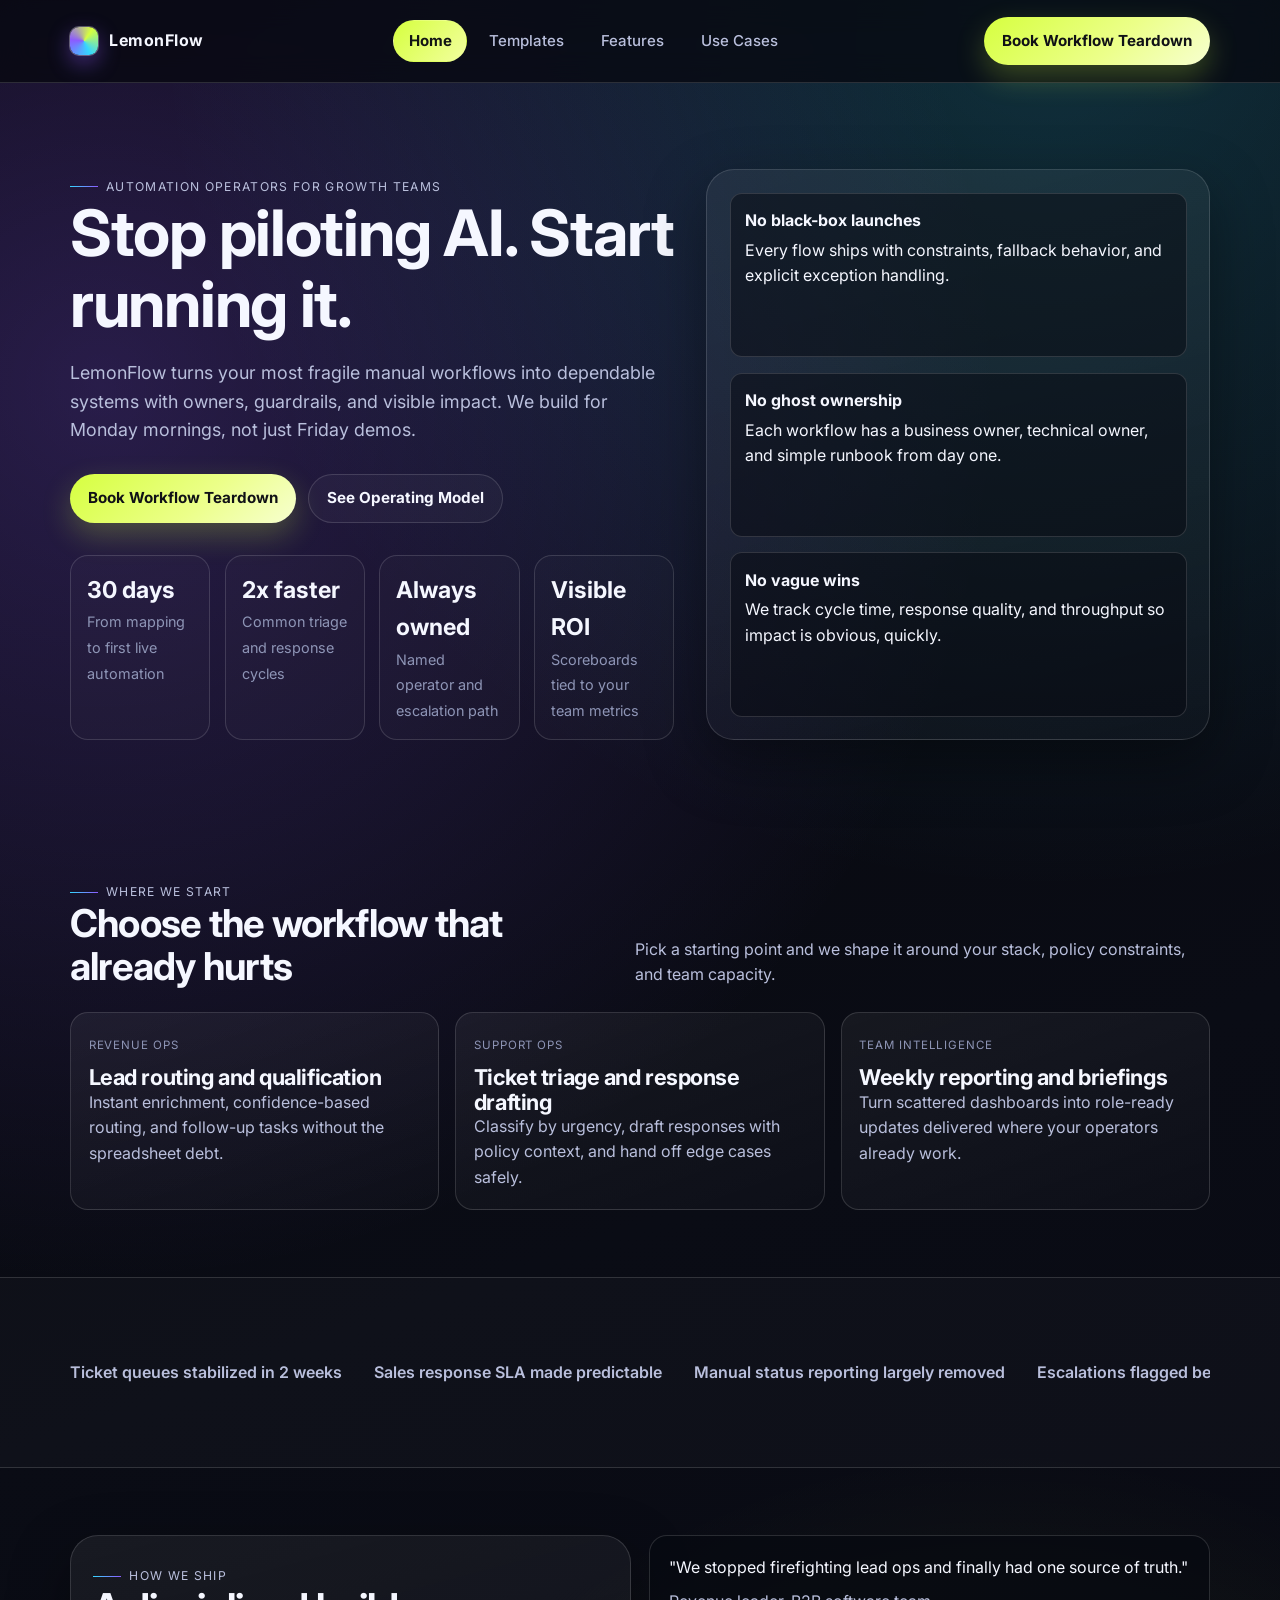
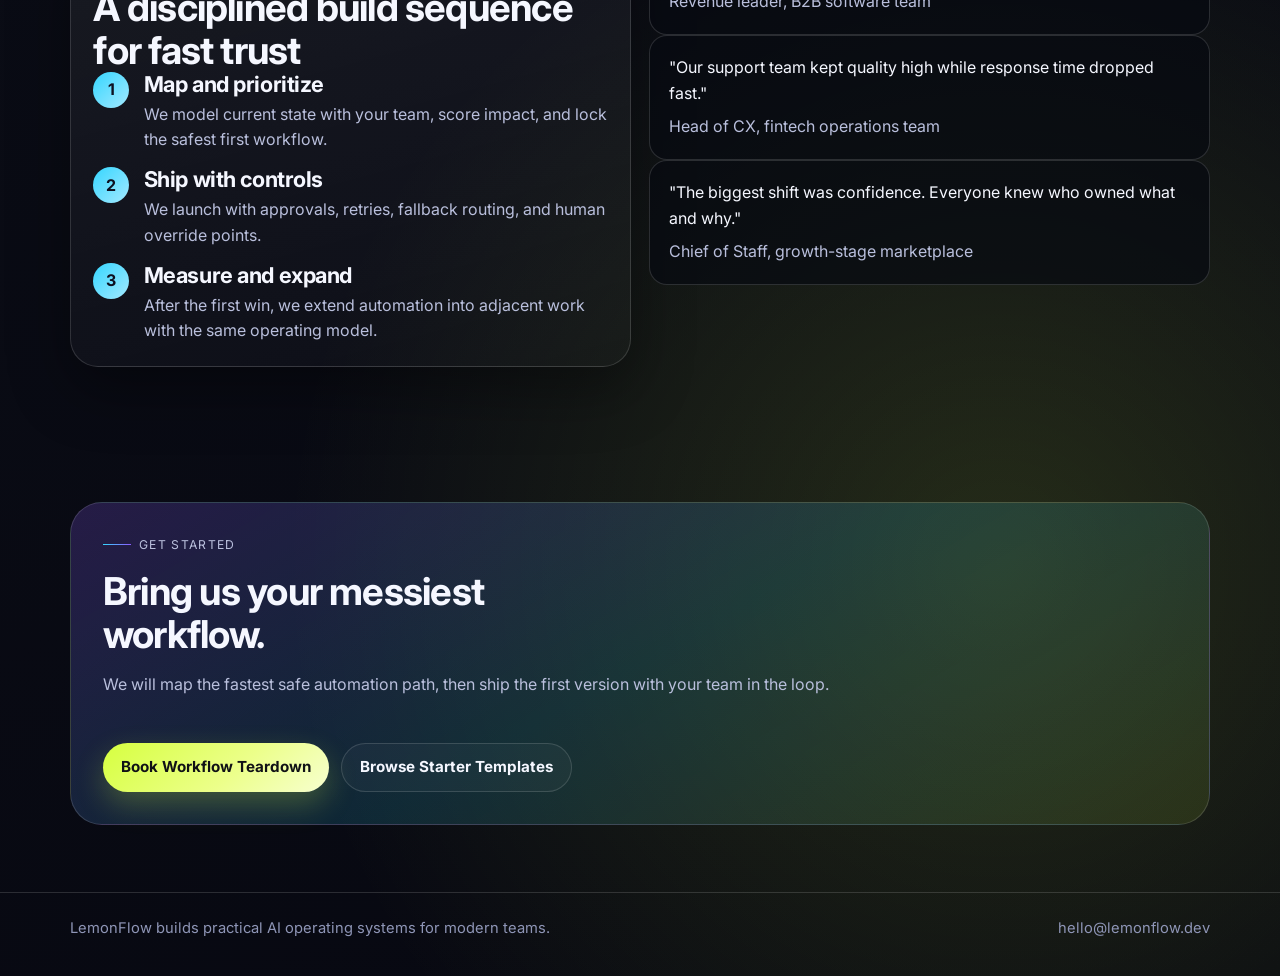
<file: index.html>
<!doctype html>
<html lang="en">
  <head>
    <meta charset="UTF-8" />
    <meta name="viewport" content="width=device-width, initial-scale=1.0" />
    <title>LemonFlow | Stop Piloting AI. Start Running It.</title>
    <meta
      name="description"
      content="LemonFlow designs and ships production-grade AI automations with clear ownership, safe controls, and measurable outcomes."
    />
    <link rel="preconnect" href="https://fonts.googleapis.com" />
    <link rel="preconnect" href="https://fonts.gstatic.com" crossorigin />
    <link
      href="https://fonts.googleapis.com/css2?family=Inter:wght@400;500;600;700;800&display=swap"
      rel="stylesheet"
    />
    <link rel="stylesheet" href="./styles.css" />
    <link
      rel="icon"
      href="data:image/svg+xml,%3Csvg xmlns='http://www.w3.org/2000/svg' viewBox='0 0 64 64'%3E%3Cdefs%3E%3ClinearGradient id='g' x1='0%25' y1='0%25' x2='100%25' y2='100%25'%3E%3Cstop offset='0%25' stop-color='%23d6ff3f'/%3E%3Cstop offset='50%25' stop-color='%2335d6ff'/%3E%3Cstop offset='100%25' stop-color='%238c5bff'/%3E%3C/linearGradient%3E%3C/defs%3E%3Crect width='64' height='64' rx='16' fill='%230b0e16'/%3E%3Cpath d='M17 47V17h9v22h21v8H17Zm14-8V17h9v14h7v8H31Z' fill='url(%23g)'/%3E%3C/svg%3E"
    />
  </head>
  <body>
    <header class="site-header">
      <div class="container header-inner">
        <a class="brand" href="./index.html" aria-label="LemonFlow home">
          <span class="brand-mark" aria-hidden="true"></span>
          LemonFlow
        </a>
        <nav class="nav" aria-label="Primary navigation">
          <a class="nav-link is-active" href="./index.html" aria-current="page">Home</a>
          <a class="nav-link" href="./templates.html">Templates</a>
          <a class="nav-link" href="./features.html">Features</a>
          <a class="nav-link" href="./use-cases.html">Use Cases</a>
        </nav>
        <a class="button button-primary" href="mailto:hello@lemonflow.dev">Book Workflow Teardown</a>
      </div>
    </header>

    <main>
      <section class="hero">
        <div class="container hero-grid">
          <div class="reveal">
            <span class="eyebrow">Automation operators for growth teams</span>
            <h1>Stop piloting AI. Start running it.</h1>
            <p class="lead">
              LemonFlow turns your most fragile manual workflows into dependable systems with owners, guardrails,
              and visible impact. We build for Monday mornings, not just Friday demos.
            </p>
            <div class="hero-actions">
              <a class="button button-primary" href="mailto:hello@lemonflow.dev">Book Workflow Teardown</a>
              <a class="button button-secondary" href="./features.html">See Operating Model</a>
            </div>
            <div class="kpi-row">
              <article class="kpi">
                <strong>30 days</strong>
                <span>From mapping to first live automation</span>
              </article>
              <article class="kpi">
                <strong>2x faster</strong>
                <span>Common triage and response cycles</span>
              </article>
              <article class="kpi">
                <strong>Always owned</strong>
                <span>Named operator and escalation path</span>
              </article>
              <article class="kpi">
                <strong>Visible ROI</strong>
                <span>Scoreboards tied to your team metrics</span>
              </article>
            </div>
          </div>

          <aside class="panel manifesto reveal">
            <article class="point">
              <strong>No black-box launches</strong>
              Every flow ships with constraints, fallback behavior, and explicit exception handling.
            </article>
            <article class="point">
              <strong>No ghost ownership</strong>
              Each workflow has a business owner, technical owner, and simple runbook from day one.
            </article>
            <article class="point">
              <strong>No vague wins</strong>
              We track cycle time, response quality, and throughput so impact is obvious, quickly.
            </article>
          </aside>
        </div>
      </section>

      <section>
        <div class="container">
          <div class="section-head reveal">
            <div>
              <span class="eyebrow">Where we start</span>
              <h2>Choose the workflow that already hurts</h2>
            </div>
            <p>Pick a starting point and we shape it around your stack, policy constraints, and team capacity.</p>
          </div>
          <div class="grid grid-3">
            <article class="card reveal">
              <span class="label">Revenue Ops</span>
              <h3>Lead routing and qualification</h3>
              <p>Instant enrichment, confidence-based routing, and follow-up tasks without the spreadsheet debt.</p>
            </article>
            <article class="card reveal">
              <span class="label">Support Ops</span>
              <h3>Ticket triage and response drafting</h3>
              <p>Classify by urgency, draft responses with policy context, and hand off edge cases safely.</p>
            </article>
            <article class="card reveal">
              <span class="label">Team Intelligence</span>
              <h3>Weekly reporting and briefings</h3>
              <p>Turn scattered dashboards into role-ready updates delivered where your operators already work.</p>
            </article>
          </div>
        </div>
      </section>

      <section class="band">
        <div class="container">
          <div class="ticker" aria-label="Proof points">
            <span>Ticket queues stabilized in 2 weeks</span>
            <span>Sales response SLA made predictable</span>
            <span>Manual status reporting largely removed</span>
            <span>Escalations flagged before customer impact</span>
            <span>Leaders see weekly automation scorecards</span>
          </div>
        </div>
      </section>

      <section>
        <div class="container split">
          <div class="panel reveal">
            <span class="eyebrow">How we ship</span>
            <h2>A disciplined build sequence for fast trust</h2>
            <div class="timeline">
              <article class="timeline-item">
                <div class="timeline-step">1</div>
                <div>
                  <h3>Map and prioritize</h3>
                  <p>We model current state with your team, score impact, and lock the safest first workflow.</p>
                </div>
              </article>
              <article class="timeline-item">
                <div class="timeline-step">2</div>
                <div>
                  <h3>Ship with controls</h3>
                  <p>We launch with approvals, retries, fallback routing, and human override points.</p>
                </div>
              </article>
              <article class="timeline-item">
                <div class="timeline-step">3</div>
                <div>
                  <h3>Measure and expand</h3>
                  <p>After the first win, we extend automation into adjacent work with the same operating model.</p>
                </div>
              </article>
            </div>
          </div>
          <div class="reveal">
            <article class="quote">
              <em>"We stopped firefighting lead ops and finally had one source of truth."</em>
              <p>Revenue leader, B2B software team</p>
            </article>
            <article class="quote">
              <em>"Our support team kept quality high while response time dropped fast."</em>
              <p>Head of CX, fintech operations team</p>
            </article>
            <article class="quote">
              <em>"The biggest shift was confidence. Everyone knew who owned what and why."</em>
              <p>Chief of Staff, growth-stage marketplace</p>
            </article>
          </div>
        </div>
      </section>

      <section>
        <div class="container">
          <div class="cta reveal">
            <span class="eyebrow">Get started</span>
            <h2>Bring us your messiest workflow.</h2>
            <p>We will map the fastest safe automation path, then ship the first version with your team in the loop.</p>
            <div class="hero-actions">
              <a class="button button-primary" href="mailto:hello@lemonflow.dev">Book Workflow Teardown</a>
              <a class="button button-secondary" href="./templates.html">Browse Starter Templates</a>
            </div>
          </div>
        </div>
      </section>
    </main>

    <footer class="footer">
      <div class="container footer-inner">
        <span>LemonFlow builds practical AI operating systems for modern teams.</span>
        <a href="mailto:hello@lemonflow.dev">hello@lemonflow.dev</a>
      </div>
    </footer>

    <script src="./script.js" defer></script>
  </body>
</html>
</file>
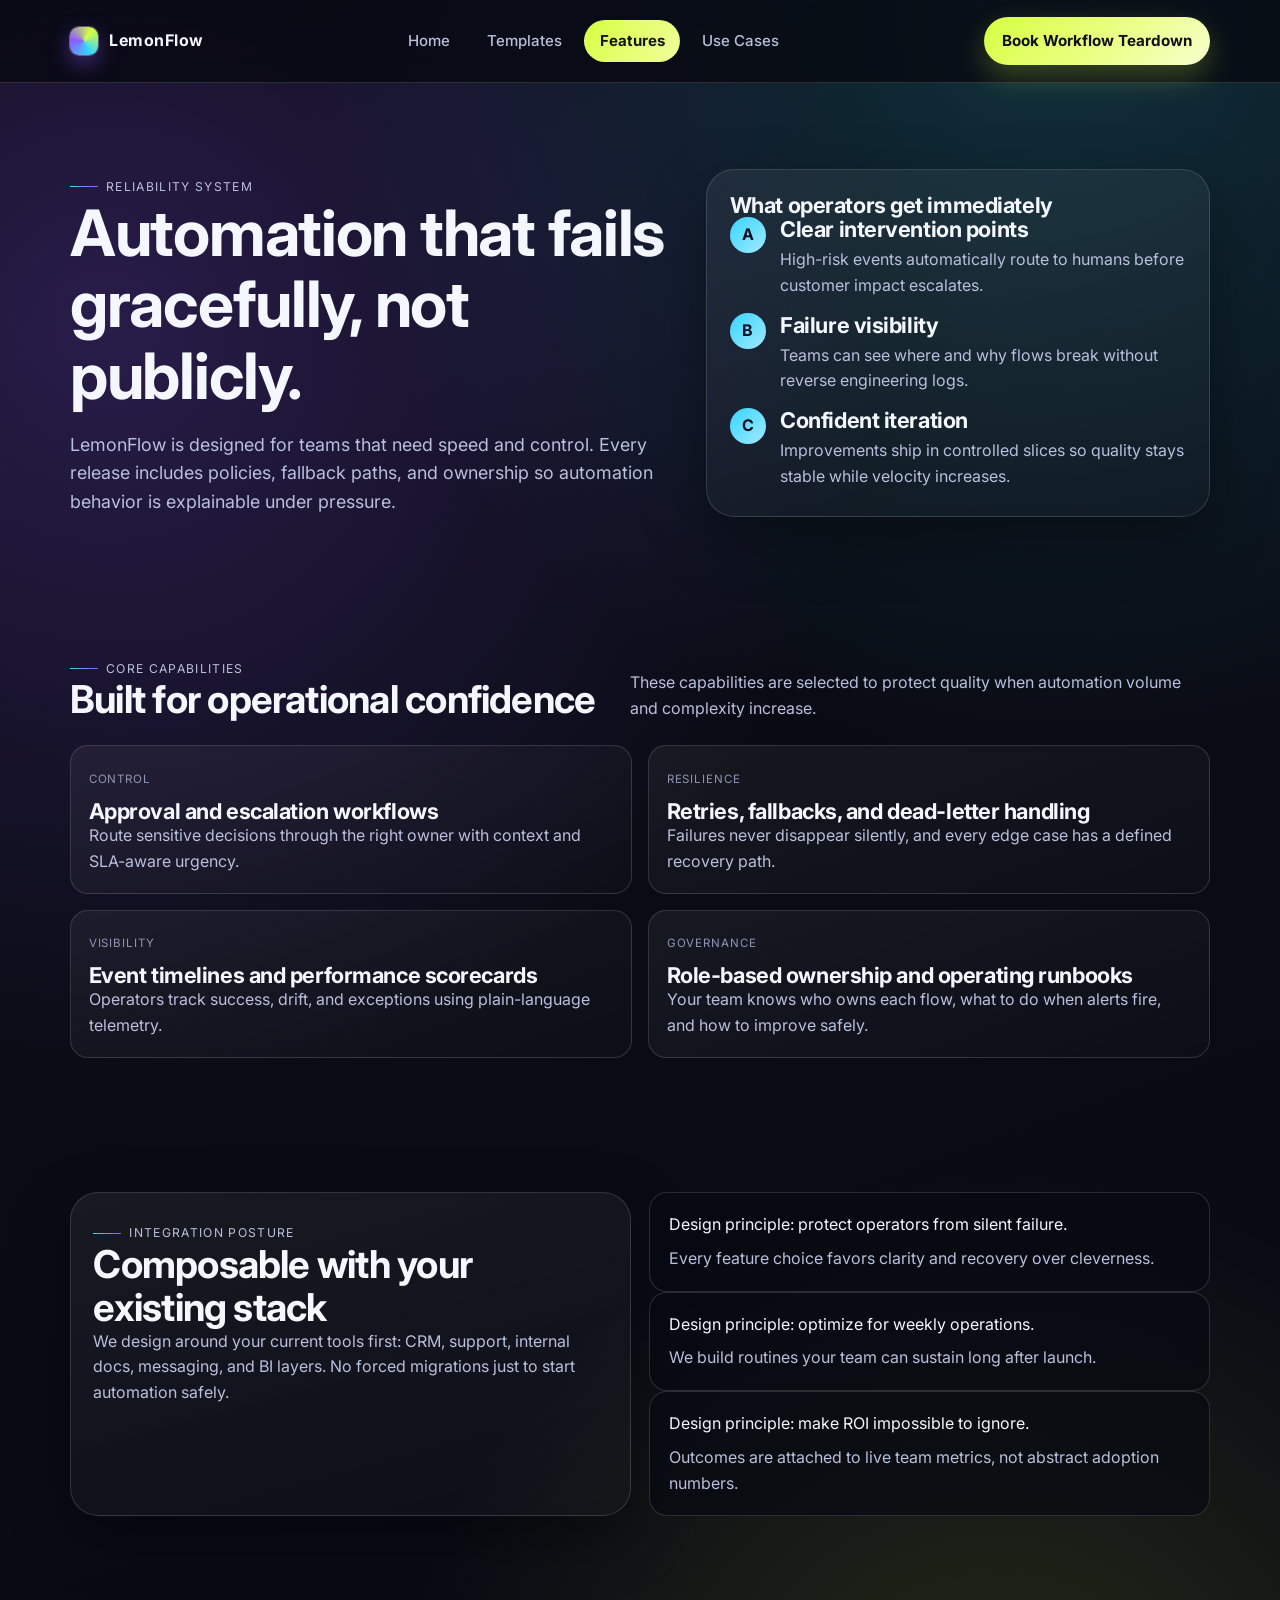
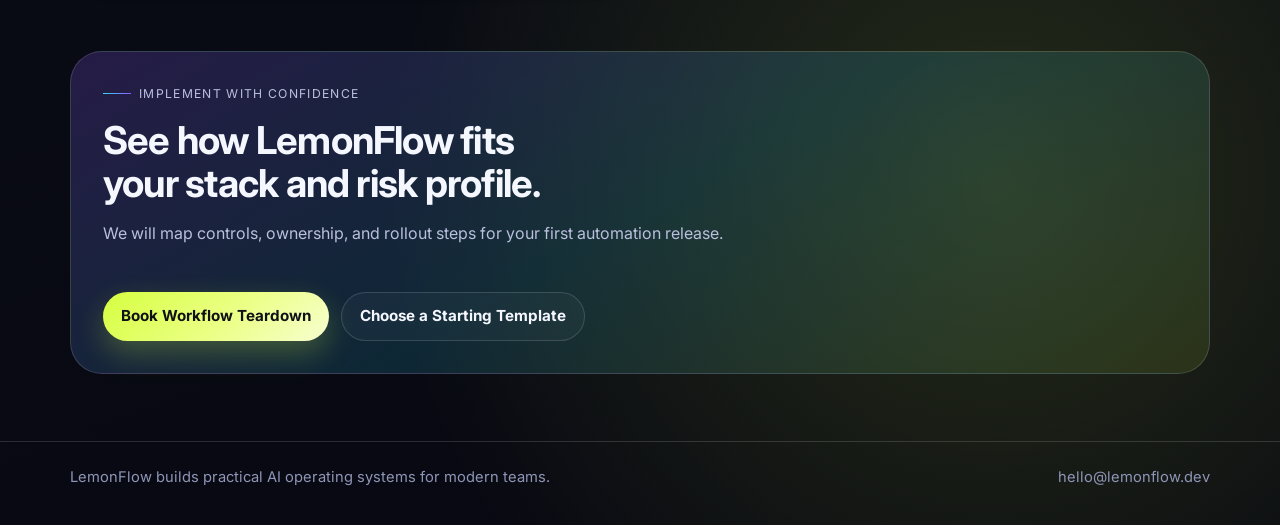
<file: features.html>
<!doctype html>
<html lang="en">
  <head>
    <meta charset="UTF-8" />
    <meta name="viewport" content="width=device-width, initial-scale=1.0" />
    <title>LemonFlow Features | Automation That Fails Gracefully</title>
    <meta name="description" content="Explore LemonFlow's reliability-focused feature model for production AI automations." />
    <link rel="preconnect" href="https://fonts.googleapis.com" />
    <link rel="preconnect" href="https://fonts.gstatic.com" crossorigin />
    <link href="https://fonts.googleapis.com/css2?family=Inter:wght@400;500;600;700;800&display=swap" rel="stylesheet" />
    <link rel="stylesheet" href="./styles.css" />
  </head>
  <body>
    <header class="site-header">
      <div class="container header-inner">
        <a class="brand" href="./index.html" aria-label="LemonFlow home"><span class="brand-mark" aria-hidden="true"></span>LemonFlow</a>
        <nav class="nav" aria-label="Primary navigation">
          <a class="nav-link" href="./index.html">Home</a>
          <a class="nav-link" href="./templates.html">Templates</a>
          <a class="nav-link is-active" href="./features.html" aria-current="page">Features</a>
          <a class="nav-link" href="./use-cases.html">Use Cases</a>
        </nav>
        <a class="button button-primary" href="mailto:hello@lemonflow.dev">Book Workflow Teardown</a>
      </div>
    </header>
    <main>
      <section class="hero">
        <div class="container hero-grid">
          <div class="reveal">
            <span class="eyebrow">Reliability system</span>
            <h1>Automation that fails gracefully, not publicly.</h1>
            <p class="lead">LemonFlow is designed for teams that need speed and control. Every release includes policies, fallback paths, and ownership so automation behavior is explainable under pressure.</p>
          </div>
          <aside class="panel reveal">
            <h3>What operators get immediately</h3>
            <div class="timeline">
              <article class="timeline-item"><div class="timeline-step">A</div><div><h3>Clear intervention points</h3><p>High-risk events automatically route to humans before customer impact escalates.</p></div></article>
              <article class="timeline-item"><div class="timeline-step">B</div><div><h3>Failure visibility</h3><p>Teams can see where and why flows break without reverse engineering logs.</p></div></article>
              <article class="timeline-item"><div class="timeline-step">C</div><div><h3>Confident iteration</h3><p>Improvements ship in controlled slices so quality stays stable while velocity increases.</p></div></article>
            </div>
          </aside>
        </div>
      </section>
      <section>
        <div class="container">
          <div class="section-head reveal">
            <div><span class="eyebrow">Core capabilities</span><h2>Built for operational confidence</h2></div>
            <p>These capabilities are selected to protect quality when automation volume and complexity increase.</p>
          </div>
          <div class="grid grid-2">
            <article class="card reveal"><span class="label">Control</span><h3>Approval and escalation workflows</h3><p>Route sensitive decisions through the right owner with context and SLA-aware urgency.</p></article>
            <article class="card reveal"><span class="label">Resilience</span><h3>Retries, fallbacks, and dead-letter handling</h3><p>Failures never disappear silently, and every edge case has a defined recovery path.</p></article>
            <article class="card reveal"><span class="label">Visibility</span><h3>Event timelines and performance scorecards</h3><p>Operators track success, drift, and exceptions using plain-language telemetry.</p></article>
            <article class="card reveal"><span class="label">Governance</span><h3>Role-based ownership and operating runbooks</h3><p>Your team knows who owns each flow, what to do when alerts fire, and how to improve safely.</p></article>
          </div>
        </div>
      </section>
      <section>
        <div class="container split">
          <article class="panel reveal">
            <span class="eyebrow">Integration posture</span>
            <h2>Composable with your existing stack</h2>
            <p>We design around your current tools first: CRM, support, internal docs, messaging, and BI layers. No forced migrations just to start automation safely.</p>
          </article>
          <div class="reveal">
            <article class="quote"><em>Design principle: protect operators from silent failure.</em><p>Every feature choice favors clarity and recovery over cleverness.</p></article>
            <article class="quote"><em>Design principle: optimize for weekly operations.</em><p>We build routines your team can sustain long after launch.</p></article>
            <article class="quote"><em>Design principle: make ROI impossible to ignore.</em><p>Outcomes are attached to live team metrics, not abstract adoption numbers.</p></article>
          </div>
        </div>
      </section>
      <section>
        <div class="container">
          <div class="cta reveal">
            <span class="eyebrow">Implement with confidence</span>
            <h2>See how LemonFlow fits your stack and risk profile.</h2>
            <p>We will map controls, ownership, and rollout steps for your first automation release.</p>
            <div class="hero-actions">
              <a class="button button-primary" href="mailto:hello@lemonflow.dev">Book Workflow Teardown</a>
              <a class="button button-secondary" href="./templates.html">Choose a Starting Template</a>
            </div>
          </div>
        </div>
      </section>
    </main>
    <footer class="footer">
      <div class="container footer-inner">
        <span>LemonFlow builds practical AI operating systems for modern teams.</span>
        <a href="mailto:hello@lemonflow.dev">hello@lemonflow.dev</a>
      </div>
    </footer>
    <script src="./script.js" defer></script>
  </body>
</html>
</file>
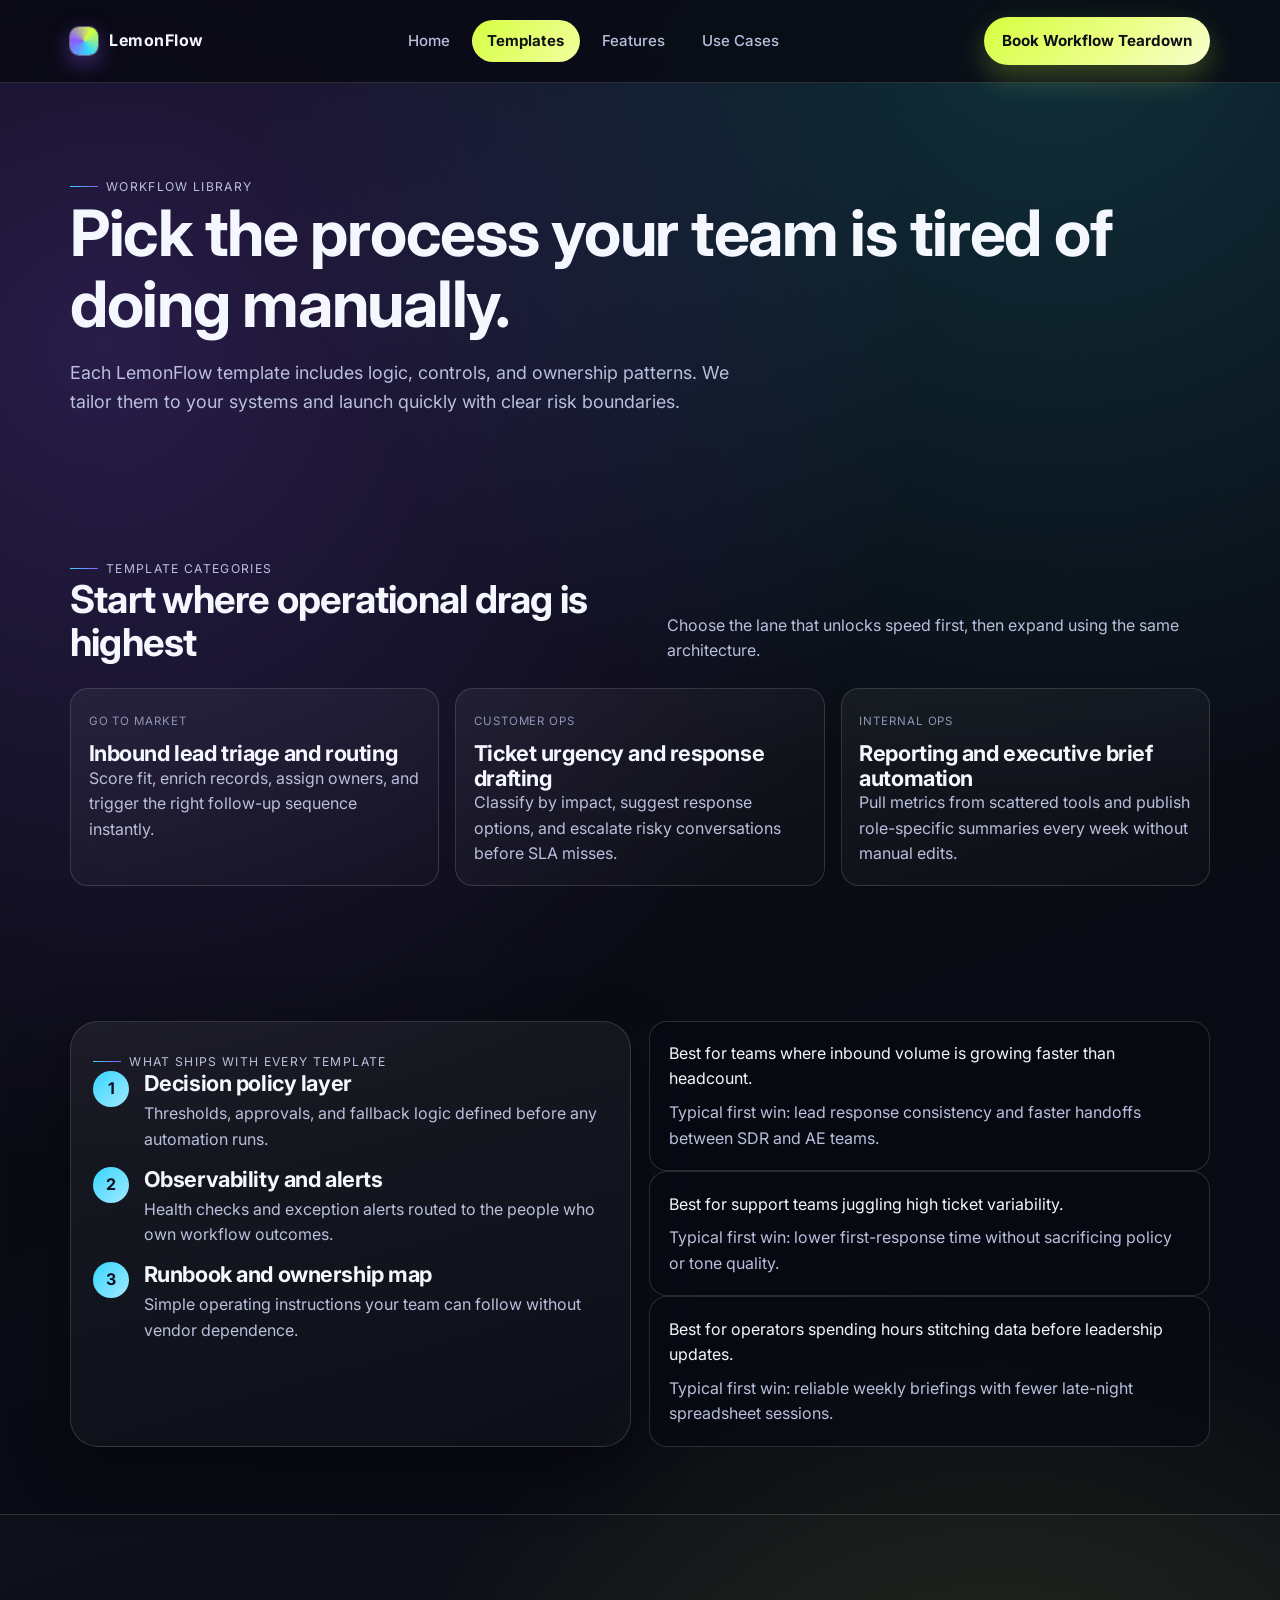
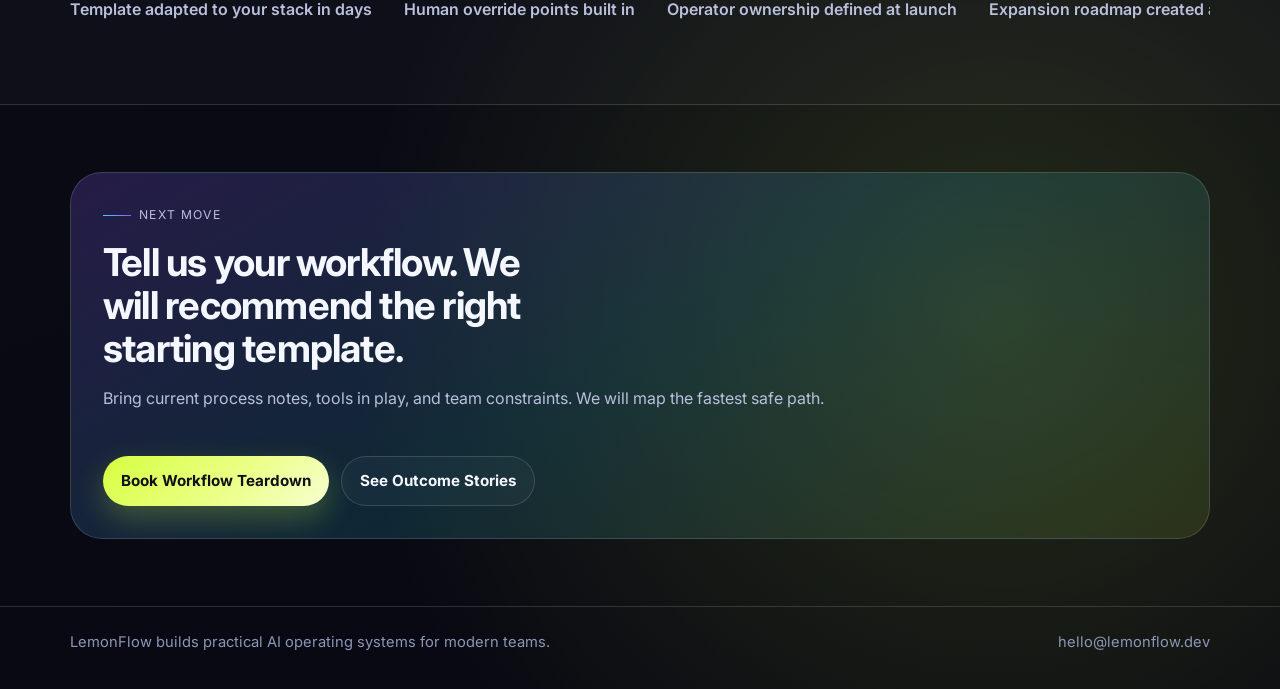
<file: templates.html>
<!doctype html>
<html lang="en">
  <head>
    <meta charset="UTF-8" />
    <meta name="viewport" content="width=device-width, initial-scale=1.0" />
    <title>LemonFlow Templates | Choose Your Starting Workflow</title>
    <meta
      name="description"
      content="Browse LemonFlow automation templates and pick the workflow your team needs first."
    />
    <link rel="preconnect" href="https://fonts.googleapis.com" />
    <link rel="preconnect" href="https://fonts.gstatic.com" crossorigin />
    <link
      href="https://fonts.googleapis.com/css2?family=Inter:wght@400;500;600;700;800&display=swap"
      rel="stylesheet"
    />
    <link rel="stylesheet" href="./styles.css" />
  </head>
  <body>
    <header class="site-header">
      <div class="container header-inner">
        <a class="brand" href="./index.html" aria-label="LemonFlow home">
          <span class="brand-mark" aria-hidden="true"></span>
          LemonFlow
        </a>
        <nav class="nav" aria-label="Primary navigation">
          <a class="nav-link" href="./index.html">Home</a>
          <a class="nav-link is-active" href="./templates.html" aria-current="page">Templates</a>
          <a class="nav-link" href="./features.html">Features</a>
          <a class="nav-link" href="./use-cases.html">Use Cases</a>
        </nav>
        <a class="button button-primary" href="mailto:hello@lemonflow.dev">Book Workflow Teardown</a>
      </div>
    </header>

    <main>
      <section class="hero">
        <div class="container">
          <span class="eyebrow reveal">Workflow library</span>
          <h1 class="reveal">Pick the process your team is tired of doing manually.</h1>
          <p class="lead reveal">
            Each LemonFlow template includes logic, controls, and ownership patterns. We tailor them to your systems
            and launch quickly with clear risk boundaries.
          </p>
        </div>
      </section>

      <section>
        <div class="container">
          <div class="section-head reveal">
            <div>
              <span class="eyebrow">Template categories</span>
              <h2>Start where operational drag is highest</h2>
            </div>
            <p>Choose the lane that unlocks speed first, then expand using the same architecture.</p>
          </div>
          <div class="grid grid-3">
            <article class="card reveal">
              <span class="label">Go To Market</span>
              <h3>Inbound lead triage and routing</h3>
              <p>Score fit, enrich records, assign owners, and trigger the right follow-up sequence instantly.</p>
            </article>
            <article class="card reveal">
              <span class="label">Customer Ops</span>
              <h3>Ticket urgency and response drafting</h3>
              <p>Classify by impact, suggest response options, and escalate risky conversations before SLA misses.</p>
            </article>
            <article class="card reveal">
              <span class="label">Internal Ops</span>
              <h3>Reporting and executive brief automation</h3>
              <p>Pull metrics from scattered tools and publish role-specific summaries every week without manual edits.</p>
            </article>
          </div>
        </div>
      </section>

      <section>
        <div class="container split">
          <article class="panel reveal">
            <span class="eyebrow">What ships with every template</span>
            <div class="timeline">
              <article class="timeline-item">
                <div class="timeline-step">1</div>
                <div>
                  <h3>Decision policy layer</h3>
                  <p>Thresholds, approvals, and fallback logic defined before any automation runs.</p>
                </div>
              </article>
              <article class="timeline-item">
                <div class="timeline-step">2</div>
                <div>
                  <h3>Observability and alerts</h3>
                  <p>Health checks and exception alerts routed to the people who own workflow outcomes.</p>
                </div>
              </article>
              <article class="timeline-item">
                <div class="timeline-step">3</div>
                <div>
                  <h3>Runbook and ownership map</h3>
                  <p>Simple operating instructions your team can follow without vendor dependence.</p>
                </div>
              </article>
            </div>
          </article>
          <div class="reveal">
            <article class="quote">
              <em>Best for teams where inbound volume is growing faster than headcount.</em>
              <p>Typical first win: lead response consistency and faster handoffs between SDR and AE teams.</p>
            </article>
            <article class="quote">
              <em>Best for support teams juggling high ticket variability.</em>
              <p>Typical first win: lower first-response time without sacrificing policy or tone quality.</p>
            </article>
            <article class="quote">
              <em>Best for operators spending hours stitching data before leadership updates.</em>
              <p>Typical first win: reliable weekly briefings with fewer late-night spreadsheet sessions.</p>
            </article>
          </div>
        </div>
      </section>

      <section class="band">
        <div class="container">
          <div class="ticker">
            <span>Template adapted to your stack in days</span>
            <span>Human override points built in</span>
            <span>Operator ownership defined at launch</span>
            <span>Expansion roadmap created after first release</span>
          </div>
        </div>
      </section>

      <section>
        <div class="container">
          <div class="cta reveal">
            <span class="eyebrow">Next move</span>
            <h2>Tell us your workflow. We will recommend the right starting template.</h2>
            <p>Bring current process notes, tools in play, and team constraints. We will map the fastest safe path.</p>
            <div class="hero-actions">
              <a class="button button-primary" href="mailto:hello@lemonflow.dev">Book Workflow Teardown</a>
              <a class="button button-secondary" href="./use-cases.html">See Outcome Stories</a>
            </div>
          </div>
        </div>
      </section>
    </main>

    <footer class="footer">
      <div class="container footer-inner">
        <span>LemonFlow builds practical AI operating systems for modern teams.</span>
        <a href="mailto:hello@lemonflow.dev">hello@lemonflow.dev</a>
      </div>
    </footer>
    <script src="./script.js" defer></script>
  </body>
</html>
</file>
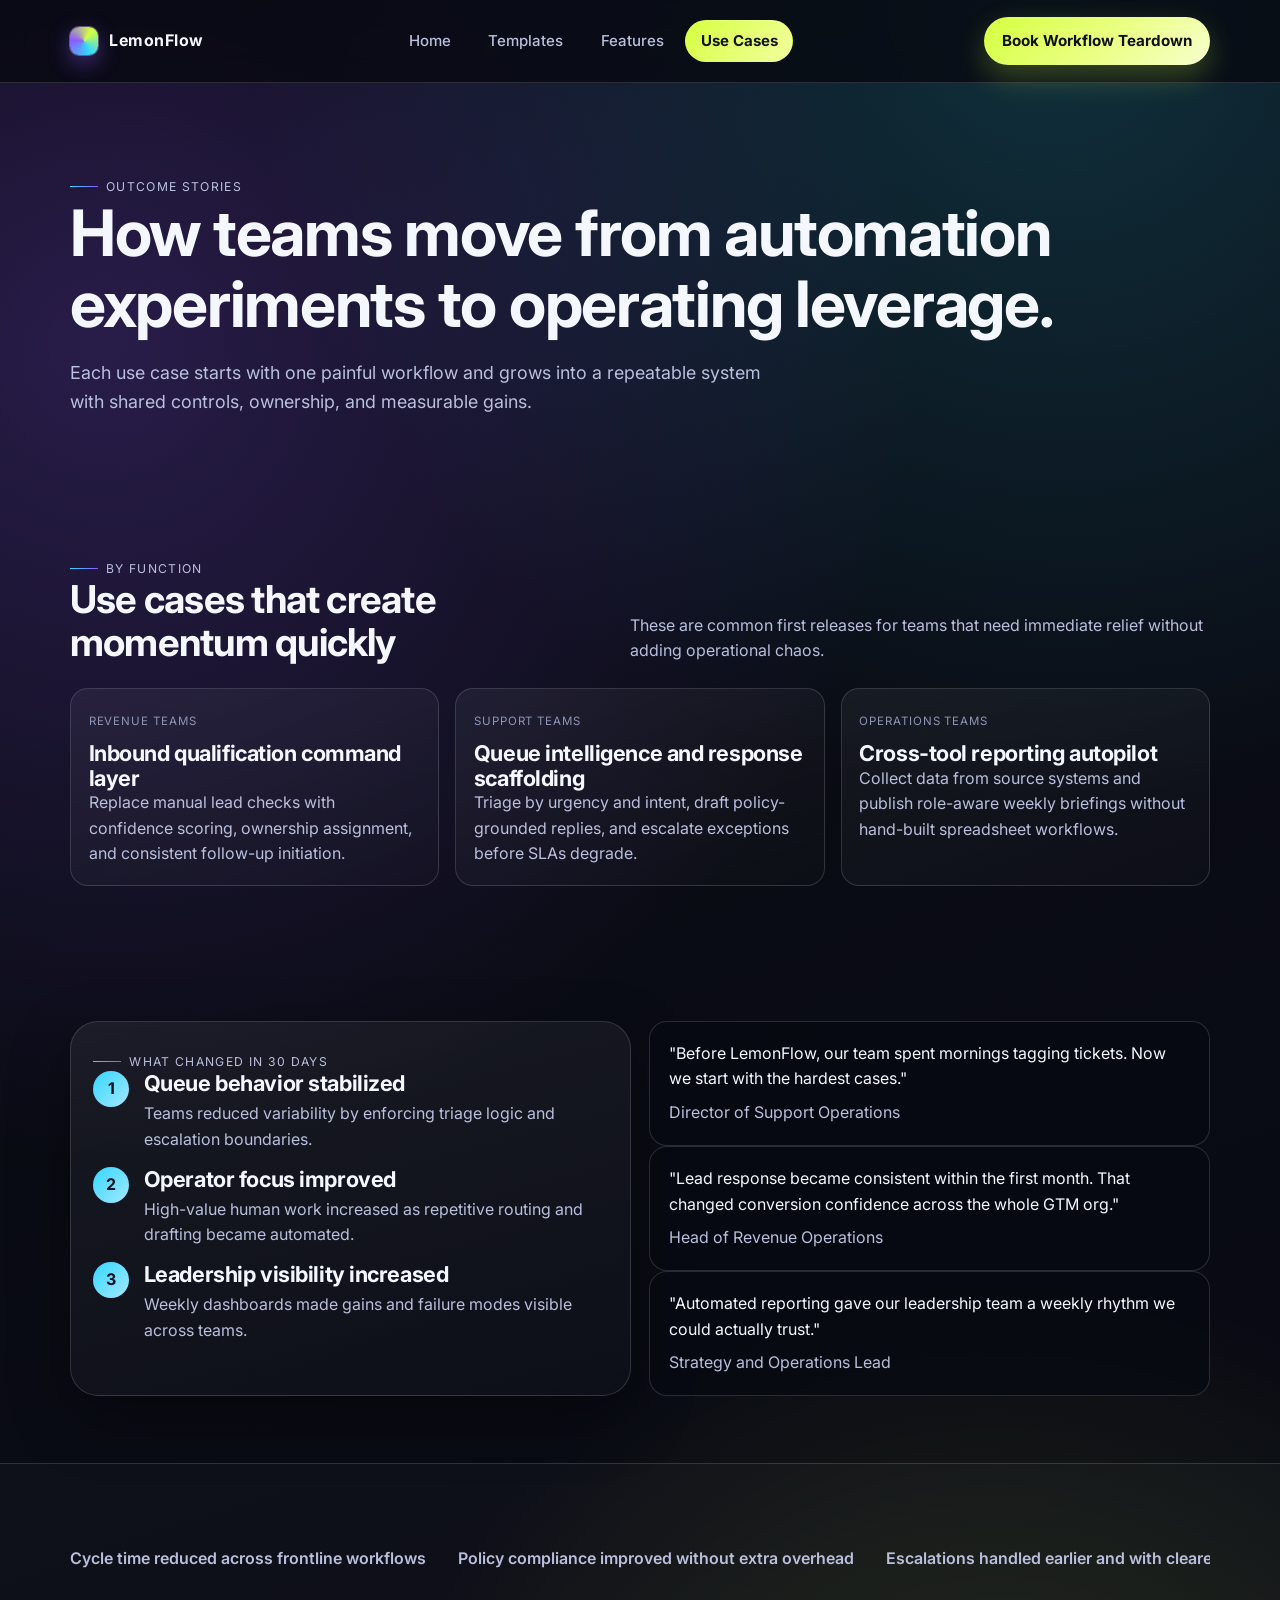
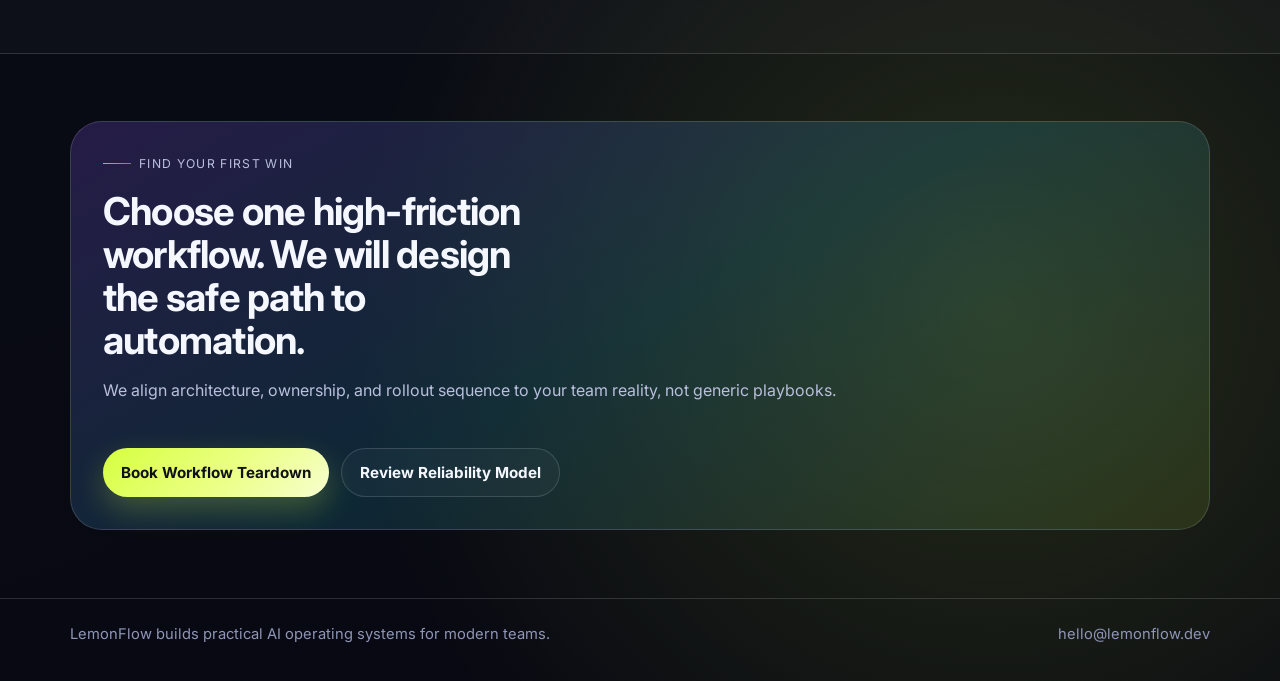
<file: use-cases.html>
<!doctype html>
<html lang="en">
  <head>
    <meta charset="UTF-8" />
    <meta name="viewport" content="width=device-width, initial-scale=1.0" />
    <title>LemonFlow Use Cases | Outcome Stories by Team</title>
    <meta name="description" content="Explore LemonFlow AI automation use cases for revenue, support, and operations teams." />
    <link rel="preconnect" href="https://fonts.googleapis.com" />
    <link rel="preconnect" href="https://fonts.gstatic.com" crossorigin />
    <link href="https://fonts.googleapis.com/css2?family=Inter:wght@400;500;600;700;800&display=swap" rel="stylesheet" />
    <link rel="stylesheet" href="./styles.css" />
  </head>
  <body>
    <header class="site-header">
      <div class="container header-inner">
        <a class="brand" href="./index.html" aria-label="LemonFlow home"><span class="brand-mark" aria-hidden="true"></span>LemonFlow</a>
        <nav class="nav" aria-label="Primary navigation">
          <a class="nav-link" href="./index.html">Home</a>
          <a class="nav-link" href="./templates.html">Templates</a>
          <a class="nav-link" href="./features.html">Features</a>
          <a class="nav-link is-active" href="./use-cases.html" aria-current="page">Use Cases</a>
        </nav>
        <a class="button button-primary" href="mailto:hello@lemonflow.dev">Book Workflow Teardown</a>
      </div>
    </header>
    <main>
      <section class="hero">
        <div class="container">
          <span class="eyebrow reveal">Outcome stories</span>
          <h1 class="reveal">How teams move from automation experiments to operating leverage.</h1>
          <p class="lead reveal">Each use case starts with one painful workflow and grows into a repeatable system with shared controls, ownership, and measurable gains.</p>
        </div>
      </section>
      <section>
        <div class="container">
          <div class="section-head reveal">
            <div><span class="eyebrow">By function</span><h2>Use cases that create momentum quickly</h2></div>
            <p>These are common first releases for teams that need immediate relief without adding operational chaos.</p>
          </div>
          <div class="grid grid-3">
            <article class="card reveal"><span class="label">Revenue Teams</span><h3>Inbound qualification command layer</h3><p>Replace manual lead checks with confidence scoring, ownership assignment, and consistent follow-up initiation.</p></article>
            <article class="card reveal"><span class="label">Support Teams</span><h3>Queue intelligence and response scaffolding</h3><p>Triage by urgency and intent, draft policy-grounded replies, and escalate exceptions before SLAs degrade.</p></article>
            <article class="card reveal"><span class="label">Operations Teams</span><h3>Cross-tool reporting autopilot</h3><p>Collect data from source systems and publish role-aware weekly briefings without hand-built spreadsheet workflows.</p></article>
          </div>
        </div>
      </section>
      <section>
        <div class="container split">
          <article class="panel reveal">
            <span class="eyebrow">What changed in 30 days</span>
            <div class="timeline">
              <article class="timeline-item"><div class="timeline-step">1</div><div><h3>Queue behavior stabilized</h3><p>Teams reduced variability by enforcing triage logic and escalation boundaries.</p></div></article>
              <article class="timeline-item"><div class="timeline-step">2</div><div><h3>Operator focus improved</h3><p>High-value human work increased as repetitive routing and drafting became automated.</p></div></article>
              <article class="timeline-item"><div class="timeline-step">3</div><div><h3>Leadership visibility increased</h3><p>Weekly dashboards made gains and failure modes visible across teams.</p></div></article>
            </div>
          </article>
          <div class="reveal">
            <article class="quote"><em>"Before LemonFlow, our team spent mornings tagging tickets. Now we start with the hardest cases."</em><p>Director of Support Operations</p></article>
            <article class="quote"><em>"Lead response became consistent within the first month. That changed conversion confidence across the whole GTM org."</em><p>Head of Revenue Operations</p></article>
            <article class="quote"><em>"Automated reporting gave our leadership team a weekly rhythm we could actually trust."</em><p>Strategy and Operations Lead</p></article>
          </div>
        </div>
      </section>
      <section class="band">
        <div class="container">
          <div class="ticker">
            <span>Cycle time reduced across frontline workflows</span>
            <span>Policy compliance improved without extra overhead</span>
            <span>Escalations handled earlier and with clearer ownership</span>
            <span>Weekly insight delivery became dependable</span>
          </div>
        </div>
      </section>
      <section>
        <div class="container">
          <div class="cta reveal">
            <span class="eyebrow">Find your first win</span>
            <h2>Choose one high-friction workflow. We will design the safe path to automation.</h2>
            <p>We align architecture, ownership, and rollout sequence to your team reality, not generic playbooks.</p>
            <div class="hero-actions">
              <a class="button button-primary" href="mailto:hello@lemonflow.dev">Book Workflow Teardown</a>
              <a class="button button-secondary" href="./features.html">Review Reliability Model</a>
            </div>
          </div>
        </div>
      </section>
    </main>
    <footer class="footer">
      <div class="container footer-inner">
        <span>LemonFlow builds practical AI operating systems for modern teams.</span>
        <a href="mailto:hello@lemonflow.dev">hello@lemonflow.dev</a>
      </div>
    </footer>
    <script src="./script.js" defer></script>
  </body>
</html>
</file>
<file: styles.css>
:root {
  --bg-0: #06060a;
  --bg-1: #0d0e17;
  --bg-2: #131625;
  --surface: rgba(19, 22, 37, 0.8);
  --surface-solid: #171b2d;
  --text-main: #f5f7ff;
  --text-soft: #b9bfdc;
  --text-faint: #8e95b6;
  --line: rgba(255, 255, 255, 0.14);
  --line-strong: rgba(255, 255, 255, 0.24);
  --accent: #d6ff3f;
  --accent-2: #8c5bff;
  --accent-3: #35d6ff;
  --danger: #ff5f8f;
  --radius-lg: 28px;
  --radius-md: 18px;
  --radius-sm: 12px;
  --shadow-lg: 0 22px 60px rgba(0, 0, 0, 0.38);
  --container: min(1140px, 92vw);
}

*,
*::before,
*::after {
  box-sizing: border-box;
}

html,
body {
  margin: 0;
  padding: 0;
}

body {
  font-family: "Inter", system-ui, -apple-system, "Segoe UI", sans-serif;
  color: var(--text-main);
  background:
    radial-gradient(circle at 8% 15%, rgba(140, 91, 255, 0.25), transparent 36%),
    radial-gradient(circle at 82% 0%, rgba(53, 214, 255, 0.2), transparent 32%),
    radial-gradient(circle at 78% 84%, rgba(214, 255, 63, 0.14), transparent 30%),
    linear-gradient(160deg, var(--bg-0) 0%, #0a0c15 48%, #070811 100%);
  min-height: 100vh;
  line-height: 1.6;
}

a {
  color: inherit;
  text-decoration: none;
}

.container {
  width: var(--container);
  margin: 0 auto;
}

.site-header {
  position: sticky;
  top: 0;
  z-index: 40;
  backdrop-filter: blur(14px);
  background: rgba(7, 8, 16, 0.78);
  border-bottom: 1px solid var(--line);
}

.header-inner {
  display: flex;
  align-items: center;
  justify-content: space-between;
  gap: 1rem;
  min-height: 82px;
}

.brand {
  display: inline-flex;
  align-items: center;
  gap: 0.7rem;
  font-weight: 700;
  letter-spacing: 0.03em;
}

.brand-mark {
  width: 28px;
  height: 28px;
  border-radius: 9px;
  background: conic-gradient(from 35deg, var(--accent), var(--accent-3), var(--accent-2), var(--accent));
  box-shadow: 0 0 0 1px rgba(255, 255, 255, 0.3), 0 8px 22px rgba(140, 91, 255, 0.45);
}

.nav {
  display: flex;
  gap: 0.4rem;
  align-items: center;
  flex-wrap: wrap;
}

.nav-link {
  padding: 0.5rem 0.9rem;
  border-radius: 999px;
  color: var(--text-soft);
  font-weight: 500;
  font-size: 0.94rem;
  border: 1px solid transparent;
  transition: 0.2s ease;
}

.nav-link:hover,
.nav-link:focus-visible {
  color: var(--text-main);
  border-color: var(--line);
  outline: none;
}

.nav-link.is-active {
  color: #121514;
  background: linear-gradient(130deg, var(--accent), #f2ff9f);
  border-color: transparent;
  font-weight: 700;
}

.button {
  display: inline-flex;
  align-items: center;
  justify-content: center;
  gap: 0.55rem;
  font-weight: 700;
  font-size: 0.95rem;
  border-radius: 999px;
  padding: 0.72rem 1.14rem;
  border: 1px solid var(--line);
  transition: transform 0.2s ease, border-color 0.2s ease, box-shadow 0.2s ease, background 0.2s ease;
}

.button:hover,
.button:focus-visible {
  transform: translateY(-1px);
  border-color: var(--line-strong);
  outline: none;
}

.button-primary {
  color: #101116;
  border: none;
  background: linear-gradient(138deg, var(--accent), #ecff8a 58%, #f7ffd0);
  box-shadow: 0 12px 30px rgba(214, 255, 63, 0.24);
}

.button-secondary {
  background: rgba(255, 255, 255, 0.03);
}

main {
  overflow-x: clip;
}

section {
  padding: 4.2rem 0;
}

.hero {
  padding-top: 5.4rem;
}

.eyebrow {
  display: inline-flex;
  align-items: center;
  gap: 0.5rem;
  font-size: 0.76rem;
  text-transform: uppercase;
  letter-spacing: 0.11em;
  color: var(--text-soft);
}

.eyebrow::before {
  content: "";
  width: 28px;
  height: 1px;
  background: linear-gradient(90deg, var(--accent-3), var(--accent-2));
}

h1,
h2,
h3 {
  margin: 0;
  line-height: 1.12;
  letter-spacing: -0.02em;
}

h1 {
  font-size: clamp(2.35rem, 5vw, 4.5rem);
}

h2 {
  font-size: clamp(1.8rem, 3vw, 3rem);
}

h3 {
  font-size: clamp(1.15rem, 1.7vw, 1.4rem);
}

p {
  margin: 0;
  color: var(--text-soft);
}

.hero-grid {
  display: grid;
  grid-template-columns: 1.2fr 1fr;
  gap: 2rem;
  align-items: stretch;
}

.lead {
  font-size: clamp(1.04rem, 1.4vw, 1.22rem);
  max-width: 64ch;
  margin-top: 1.2rem;
}

.hero-actions {
  margin-top: 1.8rem;
  display: flex;
  gap: 0.7rem;
  flex-wrap: wrap;
}

.panel {
  background: linear-gradient(165deg, rgba(255, 255, 255, 0.06), rgba(255, 255, 255, 0.02));
  border: 1px solid var(--line);
  border-radius: var(--radius-lg);
  padding: 1.4rem;
  box-shadow: var(--shadow-lg);
}

.manifesto {
  display: grid;
  gap: 0.95rem;
  min-height: 100%;
}

.manifesto .point {
  padding: 0.9rem;
  border-radius: var(--radius-sm);
  border: 1px solid var(--line);
  background: rgba(7, 9, 16, 0.5);
}

.manifesto .point strong {
  display: block;
  color: var(--text-main);
  margin-bottom: 0.25rem;
}

.kpi-row {
  display: grid;
  grid-template-columns: repeat(4, minmax(0, 1fr));
  gap: 0.9rem;
  margin-top: 2rem;
}

.kpi {
  padding: 1rem;
  border-radius: var(--radius-md);
  border: 1px solid var(--line);
  background: rgba(255, 255, 255, 0.02);
}

.kpi strong {
  display: block;
  font-size: 1.45rem;
  color: var(--text-main);
}

.kpi span {
  color: var(--text-faint);
  font-size: 0.9rem;
}

.section-head {
  display: flex;
  justify-content: space-between;
  gap: 1rem;
  align-items: end;
  margin-bottom: 1.5rem;
}

.section-head p {
  max-width: 58ch;
}

.grid {
  display: grid;
  gap: 1rem;
}

.grid-3 {
  grid-template-columns: repeat(3, minmax(0, 1fr));
}

.grid-2 {
  grid-template-columns: repeat(2, minmax(0, 1fr));
}

.card {
  position: relative;
  overflow: hidden;
  border-radius: var(--radius-md);
  border: 1px solid var(--line);
  padding: 1.15rem 1.1rem;
  background: linear-gradient(160deg, rgba(255, 255, 255, 0.055), rgba(255, 255, 255, 0.015));
}

.card::after {
  content: "";
  position: absolute;
  inset: -30%;
  background: radial-gradient(circle at 20% 20%, rgba(53, 214, 255, 0.12), transparent 46%);
  opacity: 0;
  transition: opacity 0.25s ease;
  pointer-events: none;
}

.card:hover::after {
  opacity: 1;
}

.card .label {
  display: inline-flex;
  font-size: 0.72rem;
  text-transform: uppercase;
  letter-spacing: 0.08em;
  color: var(--text-faint);
  margin-bottom: 0.65rem;
}

.timeline {
  display: grid;
  gap: 0.9rem;
}

.timeline-item {
  display: grid;
  grid-template-columns: auto 1fr;
  gap: 0.9rem;
  align-items: start;
}

.timeline-step {
  width: 36px;
  height: 36px;
  border-radius: 50%;
  display: grid;
  place-items: center;
  font-weight: 700;
  color: #0d1020;
  background: linear-gradient(135deg, var(--accent-3), #a3e9ff);
}

.timeline-item h3 {
  margin-bottom: 0.35rem;
}

.split {
  display: grid;
  grid-template-columns: 1fr 1fr;
  gap: 1.1rem;
}

.quote {
  padding: 1.2rem;
  border-radius: var(--radius-md);
  border: 1px solid var(--line);
  background: rgba(7, 10, 17, 0.68);
}

.quote em {
  display: block;
  margin-bottom: 0.5rem;
  color: var(--text-main);
  font-style: normal;
}

.band {
  border-top: 1px solid var(--line);
  border-bottom: 1px solid var(--line);
  background: rgba(255, 255, 255, 0.02);
}

.ticker {
  display: flex;
  gap: 2rem;
  white-space: nowrap;
  overflow-x: auto;
  padding: 0.9rem 0;
  scrollbar-width: none;
}

.ticker::-webkit-scrollbar {
  display: none;
}

.ticker span {
  font-weight: 600;
  color: var(--text-soft);
}

.cta {
  border-radius: calc(var(--radius-lg) + 4px);
  border: 1px solid var(--line);
  background: linear-gradient(150deg, rgba(140, 91, 255, 0.22), rgba(53, 214, 255, 0.15), rgba(214, 255, 63, 0.1));
  padding: 2rem;
  display: grid;
  gap: 1rem;
}

.cta h2 {
  max-width: 18ch;
}

.footer {
  padding: 1.5rem 0 2.2rem;
  border-top: 1px solid var(--line);
}

.footer-inner {
  display: flex;
  justify-content: space-between;
  gap: 1rem;
  flex-wrap: wrap;
  color: var(--text-faint);
  font-size: 0.92rem;
}

.reveal {
  opacity: 0;
  transform: translateY(20px) scale(0.99);
  transition: opacity 0.5s ease, transform 0.5s ease;
}

.reveal.is-visible {
  opacity: 1;
  transform: translateY(0) scale(1);
}

@media (max-width: 1000px) {
  .hero-grid,
  .split {
    grid-template-columns: 1fr;
  }

  .kpi-row {
    grid-template-columns: repeat(2, minmax(0, 1fr));
  }
}

@media (max-width: 760px) {
  section {
    padding: 3.3rem 0;
  }

  .header-inner {
    min-height: 74px;
    align-items: flex-start;
    padding-top: 0.8rem;
    padding-bottom: 0.8rem;
  }

  .nav {
    width: 100%;
    order: 3;
  }

  .grid-3,
  .grid-2 {
    grid-template-columns: 1fr;
  }

  .kpi-row {
    grid-template-columns: 1fr;
  }

  .cta {
    padding: 1.4rem;
  }
}

@media (prefers-reduced-motion: reduce) {
  *,
  *::before,
  *::after {
    animation-duration: 1ms !important;
    animation-iteration-count: 1 !important;
    transition-duration: 1ms !important;
    scroll-behavior: auto !important;
  }

  .reveal {
    opacity: 1;
    transform: none;
  }
}
</file>
